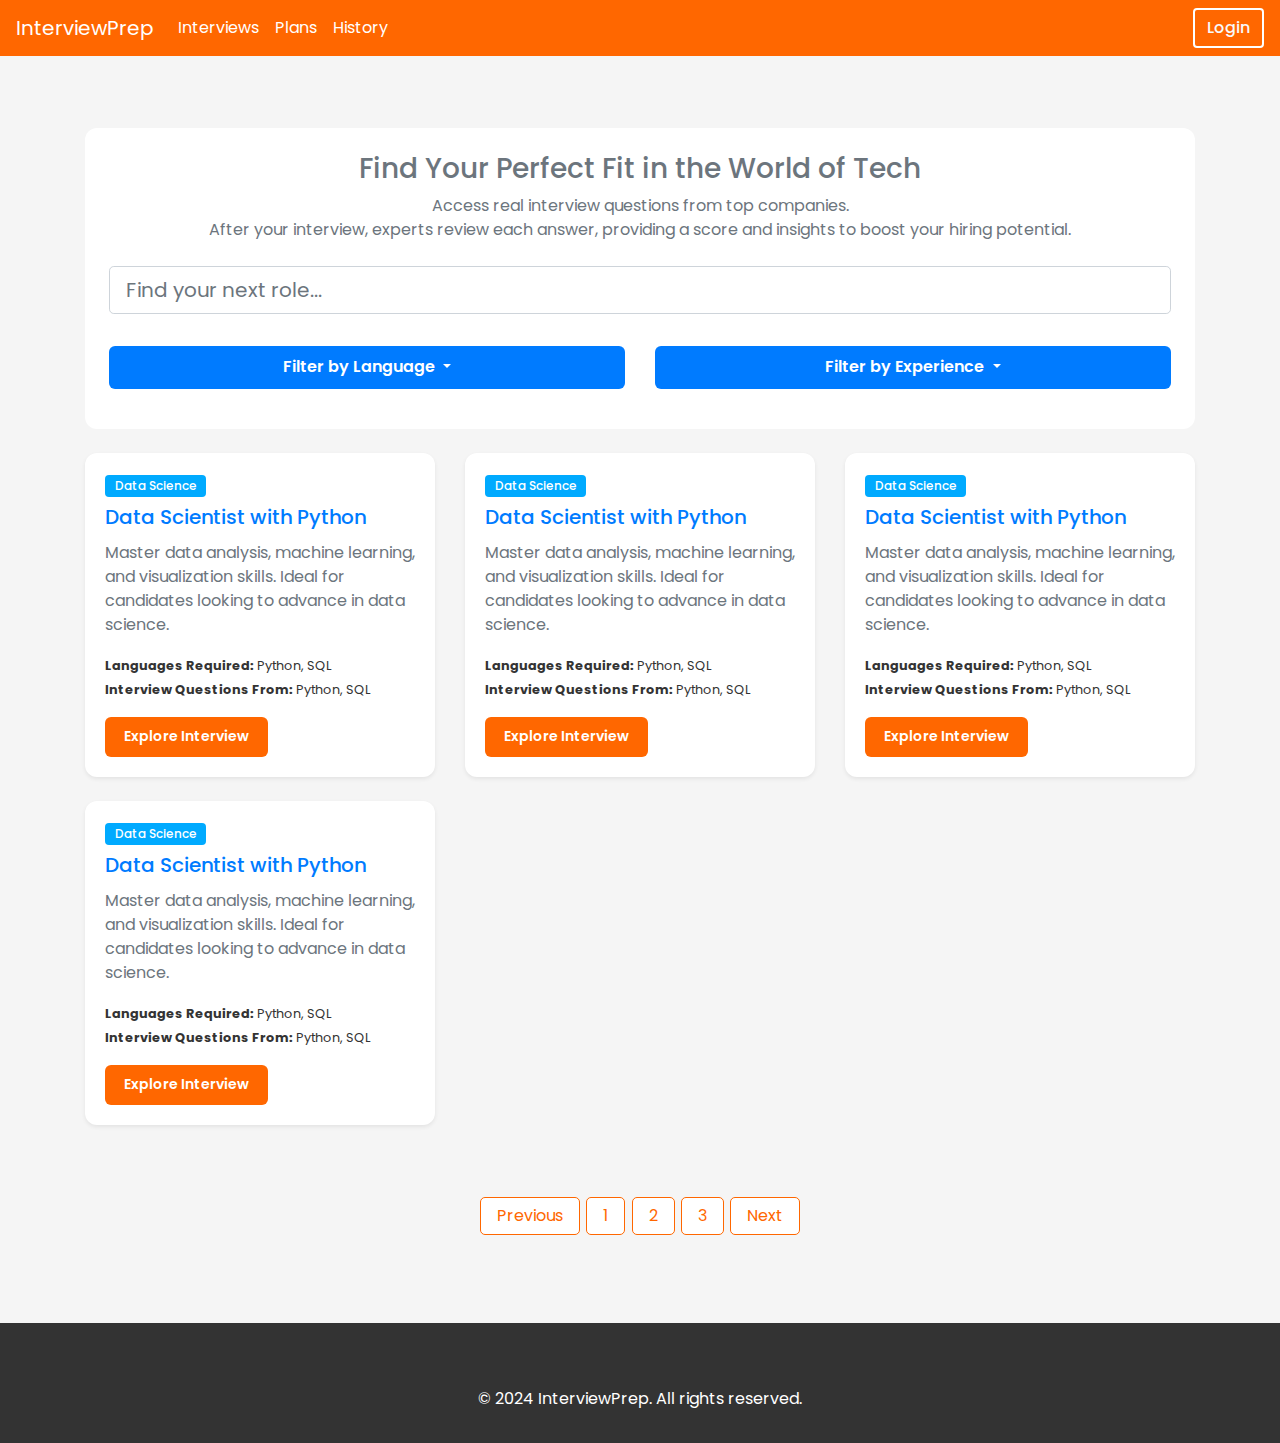
<file: index.html>
<!DOCTYPE html>
<html lang="en">
<head>
    <meta charset="UTF-8">
    <meta name="viewport" content="width=device-width, initial-scale=1.0">
    <title>Find Your Ideal Technical Role - InterviewPrep</title>
    <link rel="stylesheet" href="https://stackpath.bootstrapcdn.com/bootstrap/4.5.2/css/bootstrap.min.css">
    <link href="https://fonts.googleapis.com/css2?family=Poppins:wght@400;500;600&display=swap" rel="stylesheet">
    <link rel="stylesheet" href="main.css"> <!-- Link to external CSS file -->

    <style>
        .interviews-left {
            font-size: 1.1rem;
            font-weight: bold;
            color: #fff;
            
        }

        @media(min-width:991px) {
            .interviews-left {
                align-items: center;
        justify-content: center;
        display: flex;
        margin-left: 15px;
            }
        }
    </style>
</head>
<body>

<!-- Navbar -->
<nav class="navbar navbar-expand-lg navbar-dark bg-primary">
    <a class="navbar-brand" href="#">InterviewPrep</a>
    <button class="navbar-toggler" type="button" data-toggle="collapse" data-target="#navbarNav">
        <span class="navbar-toggler-icon"></span>
    </button>
    <div class="collapse navbar-collapse" id="navbarNav">
        <ul class="navbar-nav mr-auto">
            <li class="nav-item active"><a class="nav-link" href="index.html">Interviews</a></li>
            <li class="nav-item"><a class="nav-link" href="plans.html">Plans</a></li>
            <li class="nav-item"><a class="nav-link" href="history.html">History</a></li>
            <li class="nav-item dropdown d-none" id="accountDropdown">
                <a class="nav-link dropdown-toggle" href="#" id="accountMenu" role="button" data-toggle="dropdown" aria-haspopup="true" aria-expanded="false">
                    Account
                </a>
                <div class="dropdown-menu dropdown-menu-right" aria-labelledby="accountMenu">
                    <a class="dropdown-item" href="settings.html">Settings</a>
                    <a class="dropdown-item" href="#">Logout</a>
                </div>
            </li>
        </ul>
        <ul class="navbar-nav ml-auto">
            <!-- Dynamic Sections -->
            
            <li class="nav-item" id="loginButton">
                <a class="btn btn-outline-light" href="#" data-toggle="modal" data-target="#loginModal">Login</a>
            </li>

            <span id="interviewsLeft" class="interviews-left d-none">Interviews Left: 3</span>
        </ul>
    </div>
</nav>

<!-- Main Content Section with Centering and Spacing -->
<div class="container my-5 py-4">
    <div class="card p-4 mb-4 no-hover">
    <h3 class="text-center mb-2 text-secondary">Find Your Perfect Fit in the World of Tech</h3>
    <p class="text-center text-muted mb-4" style="font-size: 1rem;">
        Access real interview questions from top companies. <br>After your interview, experts review each answer, providing a score and insights to boost your hiring potential.
    </p>

    <!-- Search Bar with Typing Effect -->
    <div class="row mb-4">
        <div class="col-md-12">
            <input type="text" id="searchInput" class="form-control form-control-lg" placeholder="Find your next role...">
        </div>
    </div>

    <!-- Selected Filters Display -->
    <div class="row">
        <div class="col-12">
            <div id="selectedLanguages" class="mb-2"></div>
            <div id="selectedExperience" class="mb-2"></div>
        </div>
    </div>


    <!-- Filter Options with Dropdowns -->
    <div class="row">
        <!-- Language Filter Dropdown with Selected Options Displayed -->
        <div class="col-md-6 mb-3">
            <div class="dropdown">
                <button class="btn btn-secondary dropdown-toggle w-100" type="button" id="languageDropdown" data-toggle="dropdown" aria-haspopup="true" aria-expanded="false">
                    Filter by Language
                </button>
                <div class="dropdown-menu w-100 p-3" aria-labelledby="languageDropdown">
                    <div class="form-check">
                        <input class="form-check-input lang-checkbox" type="checkbox" value="Python" id="langPython">
                        <label class="form-check-label" for="langPython">Python</label>
                    </div>
                    <div class="form-check">
                        <input class="form-check-input lang-checkbox" type="checkbox" value="JavaScript" id="langJavaScript">
                        <label class="form-check-label" for="langJavaScript">JavaScript</label>
                    </div>
                    <div class="form-check">
                        <input class="form-check-input lang-checkbox" type="checkbox" value="Java" id="langJava">
                        <label class="form-check-label" for="langJava">Java</label>
                    </div>
                    <div class="form-check">
                        <input class="form-check-input lang-checkbox" type="checkbox" value="C#" id="langCSharp">
                        <label class="form-check-label" for="langCSharp">C#</label>
                    </div>
                    <div class="form-check">
                        <input class="form-check-input lang-checkbox" type="checkbox" value="Ruby" id="langRuby">
                        <label class="form-check-label" for="langRuby">Ruby</label>
                    </div>
                </div>
            </div>
        </div>
        

        <!-- Experience Filter Dropdown with Selected Options Displayed -->
        <div class="col-md-6 mb-3">
            <div class="dropdown">
                <button class="btn btn-secondary dropdown-toggle w-100" type="button" id="experienceDropdown" data-toggle="dropdown" aria-haspopup="true" aria-expanded="false">
                    Filter by Experience
                </button>
                <div class="dropdown-menu w-100 p-3" aria-labelledby="experienceDropdown">
                    <div class="form-check">
                        <input class="form-check-input exp-checkbox" type="checkbox" value="Junior" id="expJunior">
                        <label class="form-check-label" for="expJunior">Junior</label>
                    </div>
                    <div class="form-check">
                        <input class="form-check-input exp-checkbox" type="checkbox" value="Mid-Level" id="expMidLevel">
                        <label class="form-check-label" for="expMidLevel">Mid-Level</label>
                    </div>
                    <div class="form-check">
                        <input class="form-check-input exp-checkbox" type="checkbox" value="Senior" id="expSenior">
                        <label class="form-check-label" for="expSenior">Senior</label>
                    </div>
                </div>
            </div>
        </div>
    </div>
</div >

    <!-- Role Cards Section -->
    <div class="row mb-5">
        <!-- Sample Card -->
        <div class="col-md-4">
            <div class="card mb-4 shadow-sm">
                <div class="card-body">
                    <span class="badge badge-info mb-2">Data Science</span>
                    <h5 class="card-title text-primary">Data Scientist with Python</h5>
                    <p class="card-text text-muted">Master data analysis, machine learning, and visualization skills. Ideal for candidates looking to advance in data science.</p>
                    <p class="card-text mb-0"><small><strong>Languages Required:</strong> Python, SQL</small></p>
                    <p class="card-text"><small><strong>Interview Questions From:</strong> Python, SQL</small></p>
                    <a href="project-details.html" class="btn btn-primary btn-sm">Explore Interview</a>
                </div>
            </div>
        </div>
        <div class="col-md-4">
            <div class="card mb-4 shadow-sm">
                <div class="card-body">
                    <span class="badge badge-info mb-2">Data Science</span>
                    <h5 class="card-title text-primary">Data Scientist with Python</h5>
                    <p class="card-text text-muted">Master data analysis, machine learning, and visualization skills. Ideal for candidates looking to advance in data science.</p>
                    <p class="card-text mb-0"><small><strong>Languages Required:</strong> Python, SQL</small></p>
                    <p class="card-text"><small><strong>Interview Questions From:</strong> Python, SQL</small></p>
                    <a href="project-details.html" class="btn btn-primary btn-sm">Explore Interview</a>
                </div>
            </div>
        </div>
        <div class="col-md-4">
            <div class="card mb-4 shadow-sm">
                <div class="card-body">
                    <span class="badge badge-info mb-2">Data Science</span>
                    <h5 class="card-title text-primary">Data Scientist with Python</h5>
                    <p class="card-text text-muted">Master data analysis, machine learning, and visualization skills. Ideal for candidates looking to advance in data science.</p>
                    <p class="card-text mb-0"><small><strong>Languages Required:</strong> Python, SQL</small></p>
                    <p class="card-text"><small><strong>Interview Questions From:</strong> Python, SQL</small></p>
                    <a href="project-details.html" class="btn btn-primary btn-sm">Explore Interview</a>
                </div>
            </div>
        </div>
        <div class="col-md-4">
            <div class="card mb-4 shadow-sm">
                <div class="card-body">
                    <span class="badge badge-info mb-2">Data Science</span>
                    <h5 class="card-title text-primary">Data Scientist with Python</h5>
                    <p class="card-text text-muted">Master data analysis, machine learning, and visualization skills. Ideal for candidates looking to advance in data science.</p>
                    <p class="card-text mb-0"><small><strong>Languages Required:</strong> Python, SQL</small></p>
                    <p class="card-text"><small><strong>Interview Questions From:</strong> Python, SQL</small></p>
                    <a href="project-details.html" class="btn btn-primary btn-sm">Explore Interview</a>
                </div>
            </div>
        </div>
        <!-- Additional cards as needed -->
    </div>

    <!-- Pagination -->
    <nav aria-label="Page navigation">
        <ul class="pagination justify-content-center">
            <li class="page-item"><a class="page-link" href="#">Previous</a></li>
            <li class="page-item"><a class="page-link" href="#">1</a></li>
            <li class="page-item"><a class="page-link" href="#">2</a></li>
            <li class="page-item"><a class="page-link" href="#">3</a></li>
            <li class="page-item"><a class="page-link" href="#">Next</a></li>
        </ul>
    </nav>
</div>

<!-- Login Modal -->
<div class="modal fade" id="loginModal" tabindex="-1" role="dialog" aria-labelledby="loginModalLabel" aria-hidden="true">
    <div class="modal-dialog modal-dialog-centered" role="document">
        <div class="modal-content">
            <div class="modal-header">
                <h5 class="modal-title" id="loginModalLabel">Login</h5>
                <button type="button" class="close" data-dismiss="modal" aria-label="Close">
                    <span aria-hidden="true">&times;</span>
                </button>
            </div>
            <div class="modal-body">
                <form id="loginForm">
                    <div class="form-group">
                        <label for="email">Email address</label>
                        <input type="email" class="form-control" id="email" placeholder="Enter email" required>
                    </div>
                    <div class="form-group">
                        <label for="password">Password</label>
                        <input type="password" class="form-control" id="password" placeholder="Password" required>
                    </div>
                    <button type="submit" class="btn btn-primary btn-block">Login</button>
                </form>
                <div class="text-center mt-3">
                    <button class="btn btn-danger btn-block">Login with Google</button>
                </div>
            </div>
        </div>
    </div>
</div>

<!-- Footer -->
<footer>
    <p class="text-center mt-5">&copy; 2024 InterviewPrep. All rights reserved.</p>
</footer>

<script src="https://code.jquery.com/jquery-3.5.1.min.js"></script>
<script src="https://stackpath.bootstrapcdn.com/bootstrap/4.5.2/js/bootstrap.bundle.min.js"></script>

<script>
    const selectedLanguages = document.getElementById("selectedLanguages");
    const selectedExperience = document.getElementById("selectedExperience");

    function updateSelections(className, container, label) {
        const selectedOptions = Array.from(document.querySelectorAll(className))
            .filter(checkbox => checkbox.checked)
            .map(checkbox => checkbox.value);
        
        container.innerHTML = selectedOptions.length ? `<strong>${label}</strong> ` : "";
        
        selectedOptions.forEach(option => {
            const badge = document.createElement("span");
            badge.className = "badge badge-primary mr-1";
            badge.innerHTML = `${option} <span class="ml-1" style="cursor:pointer;" onclick="removeFilter('${option}', '${className}')">&times;</span>`;
            container.appendChild(badge);
        });
    }

    function removeFilter(value, className) {
        const checkbox = Array.from(document.querySelectorAll(className)).find(cb => cb.value === value);
        if (checkbox) checkbox.checked = false;
        updateSelections(className, className.includes("lang") ? selectedLanguages : selectedExperience, className.includes("lang") ? "Languages:" : "Experience:");
    }

    document.querySelectorAll(".lang-checkbox").forEach(checkbox => {
        checkbox.addEventListener("change", () => updateSelections(".lang-checkbox", selectedLanguages, "Languages:"));
    });

    document.querySelectorAll(".exp-checkbox").forEach(checkbox => {
        checkbox.addEventListener("change", () => updateSelections(".exp-checkbox", selectedExperience, "Experience:"));
    });
</script>

<script>
    document.getElementById("loginForm").addEventListener("submit", function (event) {
        event.preventDefault();

        // Simulate login success
        document.getElementById("loginButton").classList.add("d-none");
        document.getElementById("accountDropdown").classList.remove("d-none");
        document.getElementById("interviewsLeft").classList.remove("d-none");

        // Close the modal
        $("#loginModal").modal("hide");
    });
</script>

</body>
</html>
</file>
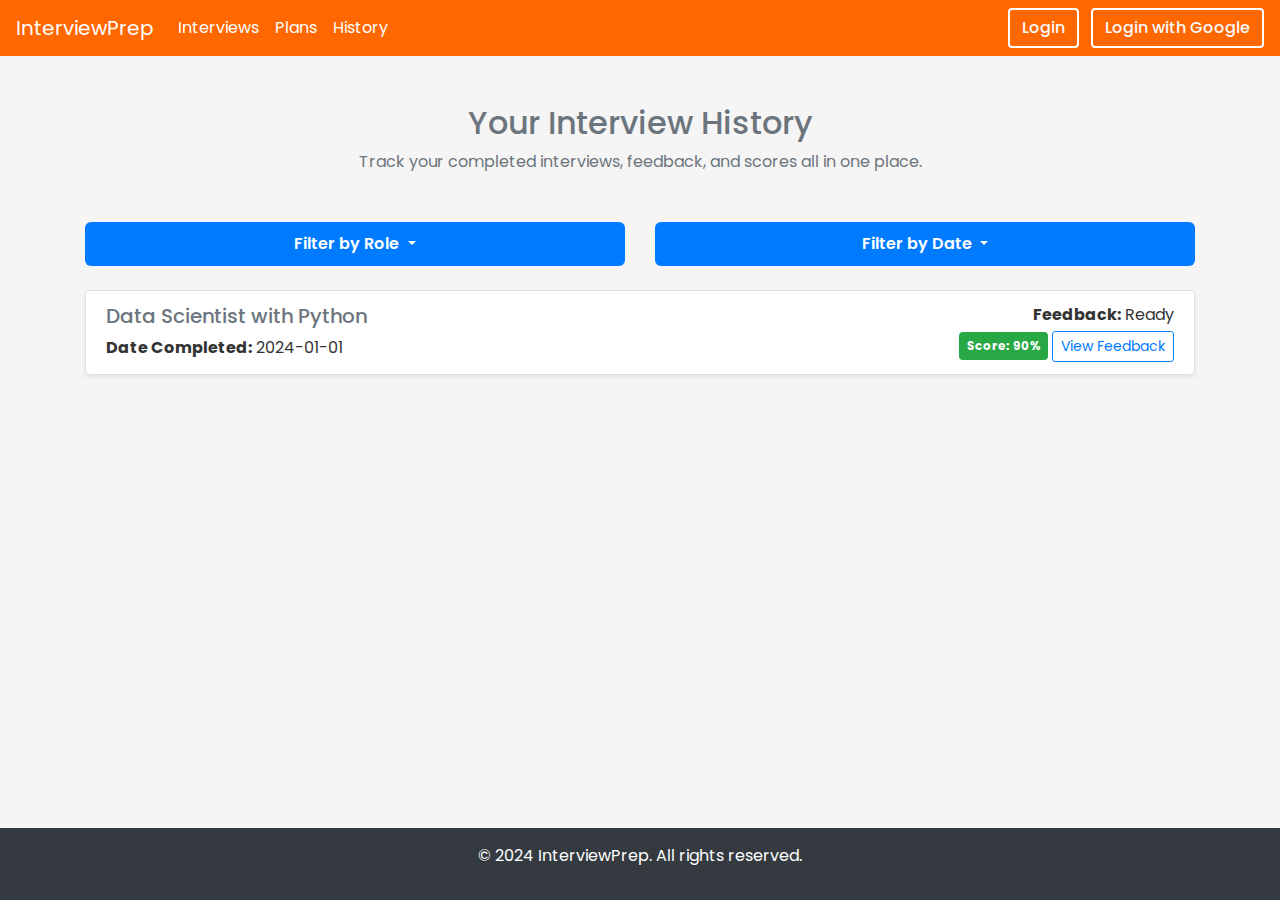
<file: history.html>
<!DOCTYPE html>
<html lang="en">
<head>
    <meta charset="UTF-8">
    <meta name="viewport" content="width=device-width, initial-scale=1.0">
    <title>Interview History - InterviewPrep</title>
    <link rel="stylesheet" href="https://stackpath.bootstrapcdn.com/bootstrap/4.5.2/css/bootstrap.min.css">
    <link href="https://fonts.googleapis.com/css2?family=Poppins:wght@400;500;600&display=swap" rel="stylesheet">
    <link rel="stylesheet" href="main.css"> <!-- Link to external CSS file -->
</head>
<body>

<!-- Navbar -->
<nav class="navbar navbar-expand-lg navbar-dark">
    <a class="navbar-brand" href="#">InterviewPrep</a>
    <button class="navbar-toggler" type="button" data-toggle="collapse" data-target="#navbarNav">
        <span class="navbar-toggler-icon"></span>
    </button>
    <div class="collapse navbar-collapse" id="navbarNav">
        <ul class="navbar-nav mr-auto">
            <li class="nav-item"><a class="nav-link" href="index.html">Interviews</a></li>
            <li class="nav-item"><a class="nav-link" href="plans.html">Plans</a></li>
            <li class="nav-item active"><a class="nav-link" href="history.html">History</a></li>
        </ul>
        <ul class="navbar-nav ml-auto">
            <li class="nav-item">
                <a class="btn btn-outline-light mx-2" href="login.html">Login</a>
                <a class="btn btn-outline-light" href="#">Login with Google</a>
            </li>
        </ul>
    </div>
</nav>

<!-- Main Content -->
<div class="container my-5">
    <div class="text-center mb-4">
        <h2 class="text-primary text-secondary">Your Interview History</h2>
        <p class="text-muted">Track your completed interviews, feedback, and scores all in one place.</p>
    </div>

    <!-- Selected Filters Display -->
    <div class="row mb-3">
        <div class="col-12">
            <div id="selectedRoleFilters" class="mb-2"></div>
            <div id="selectedDateFilters" class="mb-2"></div>
        </div>
    </div>

    <!-- Filters Section -->
    <div class="row mb-4">
        <div class="col-md-6">
            <div class="dropdown">
                <button class="btn btn-secondary dropdown-toggle w-100" type="button" id="roleDropdown" data-toggle="dropdown" aria-haspopup="true" aria-expanded="false">
                    Filter by Role
                </button>
                <div class="dropdown-menu w-100 p-3" aria-labelledby="roleDropdown">
                    <div class="form-check">
                        <input class="form-check-input filter-checkbox role-checkbox" type="checkbox" value="Data Scientist" id="roleDataScientist">
                        <label class="form-check-label" for="roleDataScientist">Data Scientist</label>
                    </div>
                    <div class="form-check">
                        <input class="form-check-input filter-checkbox role-checkbox" type="checkbox" value="Backend Developer" id="roleBackend">
                        <label class="form-check-label" for="roleBackend">Backend Developer</label>
                    </div>
                    <div class="form-check">
                        <input class="form-check-input filter-checkbox role-checkbox" type="checkbox" value="Frontend Developer" id="roleFrontend">
                        <label class="form-check-label" for="roleFrontend">Frontend Developer</label>
                    </div>
                </div>
            </div>
        </div>
        <div class="col-md-6">
            <div class="dropdown">
                <button class="btn btn-secondary dropdown-toggle w-100" type="button" id="dateDropdown" data-toggle="dropdown" aria-haspopup="true" aria-expanded="false">
                    Filter by Date
                </button>
                <div class="dropdown-menu w-100 p-3" aria-labelledby="dateDropdown">
                    <div class="form-check">
                        <input class="form-check-input filter-checkbox date-checkbox" type="checkbox" value="Last Week" id="dateLastWeek">
                        <label class="form-check-label" for="dateLastWeek">Last Week</label>
                    </div>
                    <div class="form-check">
                        <input class="form-check-input filter-checkbox date-checkbox" type="checkbox" value="Last Month" id="dateLastMonth">
                        <label class="form-check-label" for="dateLastMonth">Last Month</label>
                    </div>
                    <div class="form-check">
                        <input class="form-check-input filter-checkbox date-checkbox" type="checkbox" value="Last Year" id="dateLastYear">
                        <label class="form-check-label" for="dateLastYear">Last Year</label>
                    </div>
                </div>
            </div>
        </div>
    </div>

    <!-- History List -->
    <div class="list-group shadow-sm">
        <div class="list-group-item d-flex justify-content-between align-items-center flex-wrap">
            <div>
                <h5 class="text-secondary">Data Scientist with Python</h5>
                <p class="mb-0"><strong>Date Completed:</strong> 2024-01-01</p>
            </div>
            <div class="text-right">
                <p class="mb-1"><strong>Feedback:</strong> Ready</p>
                <span class="badge badge-success p-2">Score: 90%</span>
                <a href="interview_feedback.html" class="btn btn-outline-primary btn-sm">View Feedback</a>
            </div>
        </div>
    </div>
</div>

<!-- Footer -->
<footer class="bg-dark text-white text-center py-3">
    <p>&copy; 2024 InterviewPrep. All rights reserved.</p>
</footer>

<script src="https://code.jquery.com/jquery-3.5.1.slim.min.js"></script>
<script src="https://cdn.jsdelivr.net/npm/bootstrap@4.5.2/dist/js/bootstrap.bundle.min.js"></script>
<script>
    function updateSelectedFilters() {
        const roleFiltersContainer = document.getElementById("selectedRoleFilters");
        const dateFiltersContainer = document.getElementById("selectedDateFilters");

        const selectedRoles = Array.from(document.querySelectorAll(".role-checkbox:checked")).map(cb => cb.value);
        const selectedDates = Array.from(document.querySelectorAll(".date-checkbox:checked")).map(cb => cb.value);

        // Update Role Filters
        roleFiltersContainer.innerHTML = selectedRoles.length
            ? `<strong>Role:</strong> ${selectedRoles.map(role => `
                <span class="badge badge-primary mr-2">${role}
                    <span class="ml-1" style="cursor:pointer;" onclick="removeFilter('${role}', 'role-checkbox')">&times;</span>
                </span>`).join("")}`
            : "";

        // Update Date Filters
        dateFiltersContainer.innerHTML = selectedDates.length
            ? `<strong>Dates:</strong> ${selectedDates.map(date => `
                <span class="badge badge-primary mr-2">${date}
                    <span class="ml-1" style="cursor:pointer;" onclick="removeFilter('${date}', 'date-checkbox')">&times;</span>
                </span>`).join("")}`
            : "";
    }

    function removeFilter(value, className) {
        const checkbox = Array.from(document.querySelectorAll(`.${className}`)).find(cb => cb.value === value);
        if (checkbox) checkbox.checked = false;
        updateSelectedFilters();
    }

    document.querySelectorAll(".filter-checkbox").forEach(checkbox => {
        checkbox.addEventListener("change", updateSelectedFilters);
    });
</script>
</body>
</html>
</file>
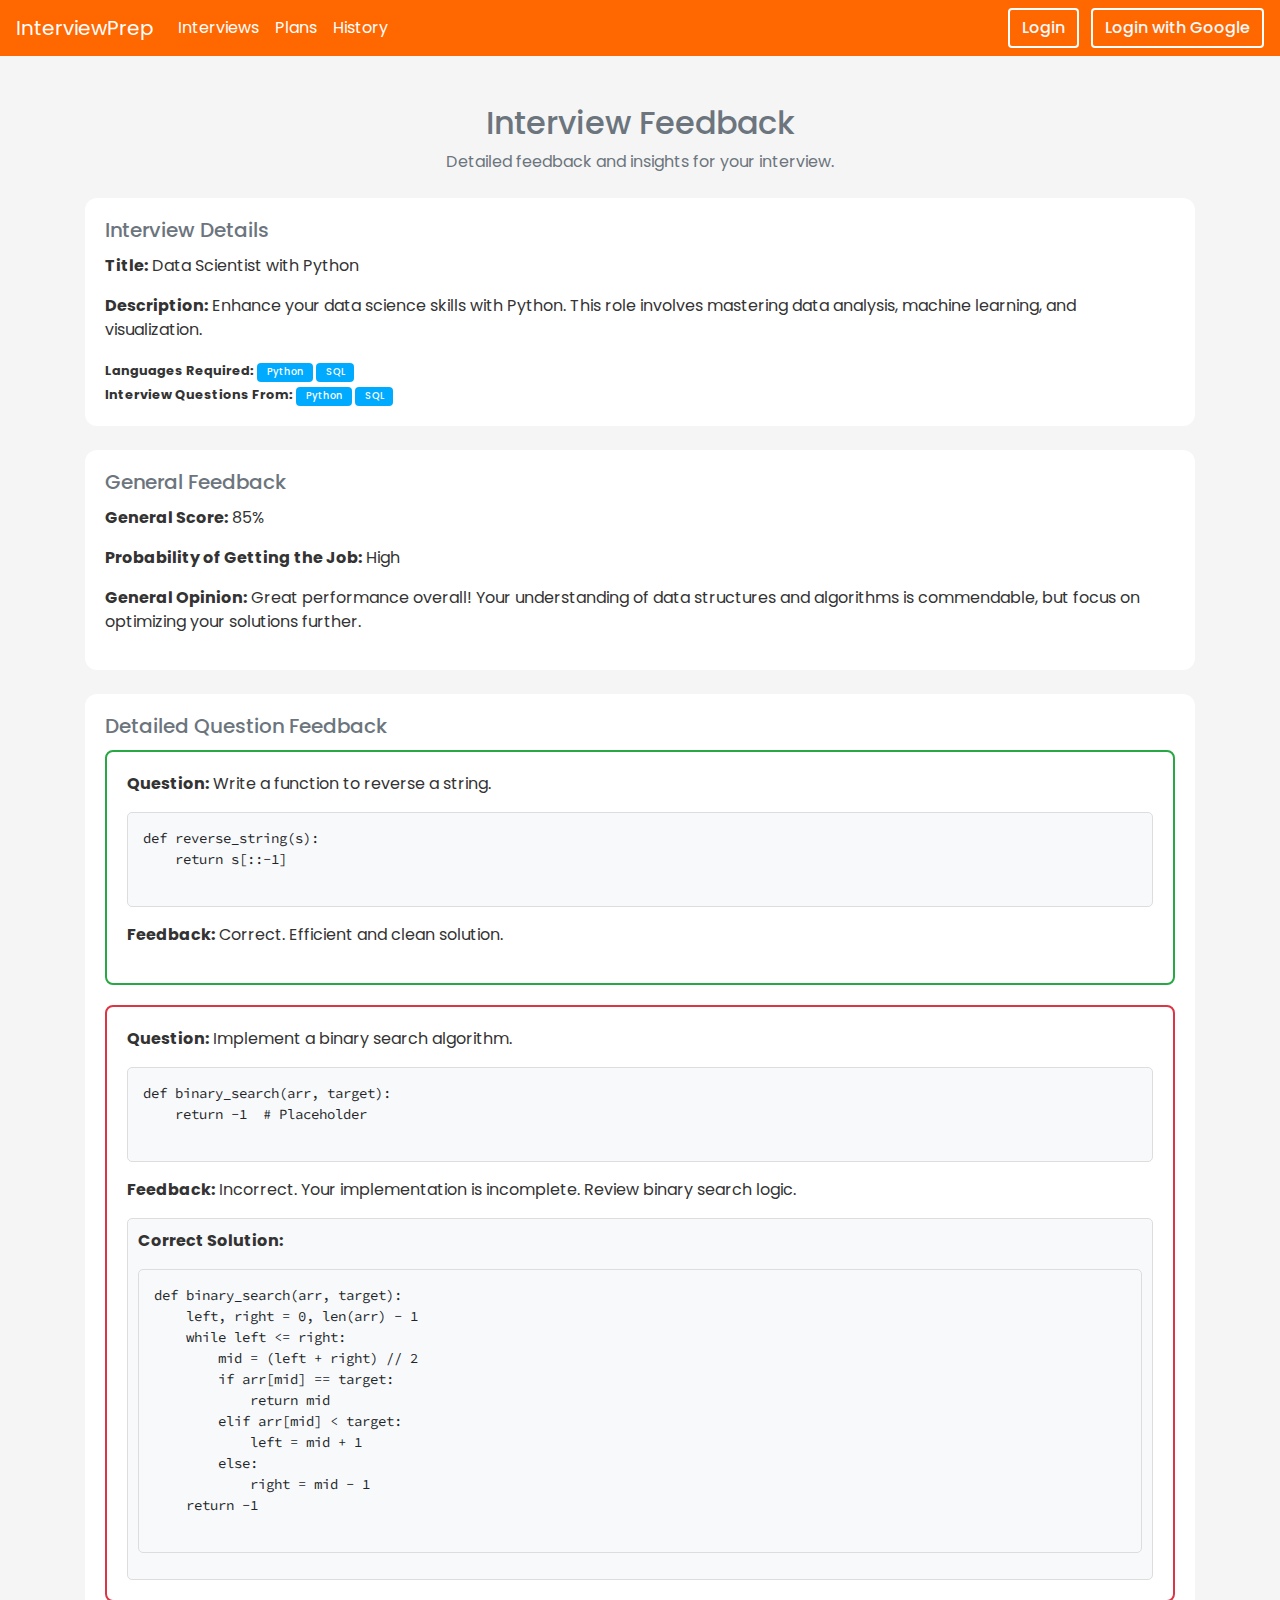
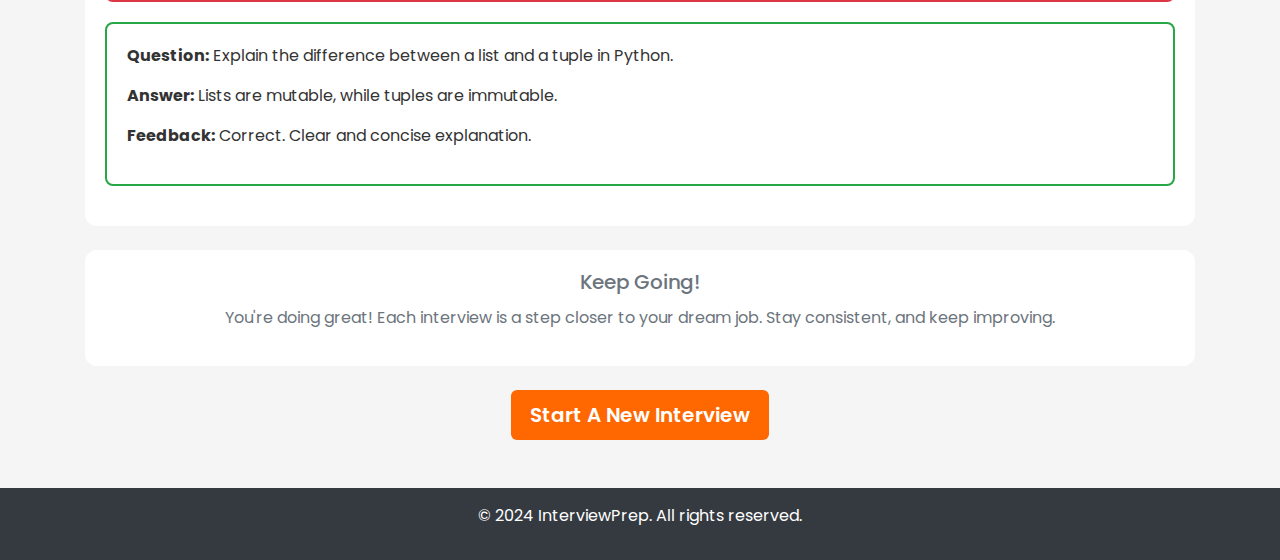
<file: interview_feedback.html>
<!DOCTYPE html>
<html lang="en">
<head>
    <meta charset="UTF-8">
    <meta name="viewport" content="width=device-width, initial-scale=1.0">
    <title>Interview Feedback - InterviewPrep</title>
    <link rel="stylesheet" href="https://stackpath.bootstrapcdn.com/bootstrap/4.5.2/css/bootstrap.min.css">
    <link href="https://fonts.googleapis.com/css2?family=Poppins:wght@400;500;600&family=Source+Code+Pro:wght@400;600&display=swap" rel="stylesheet">
    <link rel="stylesheet" href="main.css"> <!-- Link to external CSS file -->
    <style>
        pre {
            font-family: 'Source Code Pro', monospace;
            white-space: pre-wrap;
            word-wrap: break-word;
            background-color: #f8f9fa;
            padding: 15px;
            border-radius: 5px;
            border: 1px solid #ddd;
        }
        .question-section {
            padding: 20px;
            border-radius: 8px;
            margin-bottom: 20px;
        }
        .question-section.correct {
            border: 2px solid #28a745;
        }
        .question-section.incorrect {
            border: 2px solid #dc3545;
        }
        .correct-solution {
            margin-top: 15px;
            background-color: #f8f9fa;
            border: 1px solid #ddd;
            padding: 10px;
            border-radius: 5px;
        }
    </style>
</head>
<body>

<!-- Navbar -->
<nav class="navbar navbar-expand-lg navbar-dark bg-primary">
    <a class="navbar-brand" href="#">InterviewPrep</a>
    <button class="navbar-toggler" type="button" data-toggle="collapse" data-target="#navbarNav">
        <span class="navbar-toggler-icon"></span>
    </button>
    <div class="collapse navbar-collapse" id="navbarNav">
        <ul class="navbar-nav mr-auto">
            <li class="nav-item"><a class="nav-link" href="index.html">Interviews</a></li>
            <li class="nav-item"><a class="nav-link" href="plans.html">Plans</a></li>
            <li class="nav-item"><a class="nav-link active" href="history.html">History</a></li>
        </ul>
        <ul class="navbar-nav ml-auto">
            <li class="nav-item">
                <a class="btn btn-outline-light mx-2" href="login.html">Login</a>
                <a class="btn btn-outline-light" href="#">Login with Google</a>
            </li>
        </ul>
    </div>
</nav>

<!-- Main Content -->
<div class="container my-5">
    <div class="text-center mb-4">
        <h2 class="text-primary text-secondary">Interview Feedback</h2>
        <p class="text-muted">Detailed feedback and insights for your interview.</p>
    </div>

    <!-- Interview Information -->
    <div class="card shadow-sm mb-4 no-hover">
        <div class="card-body">
            <h5 class="card-title text-secondary">Interview Details</h5>
            <p><strong>Title:</strong> Data Scientist with Python</p>
            <p><strong>Description:</strong> Enhance your data science skills with Python. This role involves mastering data analysis, machine learning, and visualization.</p>
            <p class="card-text mb-0"><small><strong>Languages Required:</strong> <span class="badge badge-info">Python</span> <span class="badge badge-info">SQL</span></small></p>
            <p class="card-text"><small><strong>Interview Questions From:</strong> <span class="badge badge-info">Python</span> <span class="badge badge-info">SQL</span></small></p>
        </div>
    </div>

    <!-- General Feedback Section -->
    <div class="card shadow-sm mb-4 no-hover">
        <div class="card-body">
            <h5 class="card-title text-secondary">General Feedback</h5>
            <p><strong>General Score:</strong> 85%</p>
            <p><strong>Probability of Getting the Job:</strong> High</p>
            <p><strong>General Opinion:</strong> Great performance overall! Your understanding of data structures and algorithms is commendable, but focus on optimizing your solutions further.</p>
        </div>
    </div>

    <!-- Detailed Questions Feedback -->
    <div class="card shadow-sm mb-4 no-hover">
        <div class="card-body">
            <h5 class="card-title text-secondary">Detailed Question Feedback</h5>

            <!-- Question 1 -->
            <div class="question-section correct">
                <p><strong>Question:</strong> Write a function to reverse a string.</p>
                <pre>
def reverse_string(s):
    return s[::-1]
                </pre>
                <p><strong>Feedback:</strong> Correct. Efficient and clean solution.</p>
            </div>

            <!-- Question 2 -->
            <div class="question-section incorrect">
                <p><strong>Question:</strong> Implement a binary search algorithm.</p>
                <pre>
def binary_search(arr, target):
    return -1  # Placeholder
                </pre>
                <p><strong>Feedback:</strong> Incorrect. Your implementation is incomplete. Review binary search logic.</p>
                <div class="correct-solution">
                    <p><strong>Correct Solution:</strong></p>
                    <pre>
def binary_search(arr, target):
    left, right = 0, len(arr) - 1
    while left <= right:
        mid = (left + right) // 2
        if arr[mid] == target:
            return mid
        elif arr[mid] < target:
            left = mid + 1
        else:
            right = mid - 1
    return -1
                    </pre>
                </div>
            </div>

            <!-- Question 3 -->
            <div class="question-section correct">
                <p><strong>Question:</strong> Explain the difference between a list and a tuple in Python.</p>
                <p><strong>Answer:</strong> Lists are mutable, while tuples are immutable.</p>
                <p><strong>Feedback:</strong> Correct. Clear and concise explanation.</p>
            </div>
        </div>
    </div>

    <!-- Motivational Message -->
    <div class="card shadow-sm mb-4 no-hover">
        <div class="card-body text-center">
            <h5 class="card-title text-secondary">Keep Going!</h5>
            <p class="text-muted">You're doing great! Each interview is a step closer to your dream job. Stay consistent, and keep improving.</p>
        </div>
    </div>

    <div class="mt-4 text-center">
        <a href="index.html" class="btn btn-primary btn-lg">Start A New Interview</a>
    </div>
</div>

<!-- Footer -->
<footer class="bg-dark text-white text-center py-3">
    <p>&copy; 2024 InterviewPrep. All rights reserved.</p>
</footer>

<script src="https://code.jquery.com/jquery-3.5.1.slim.min.js"></script>
<script src="https://cdn.jsdelivr.net/npm/bootstrap@4.5.2/dist/js/bootstrap.bundle.min.js"></script>
</body>
</html>
</file>
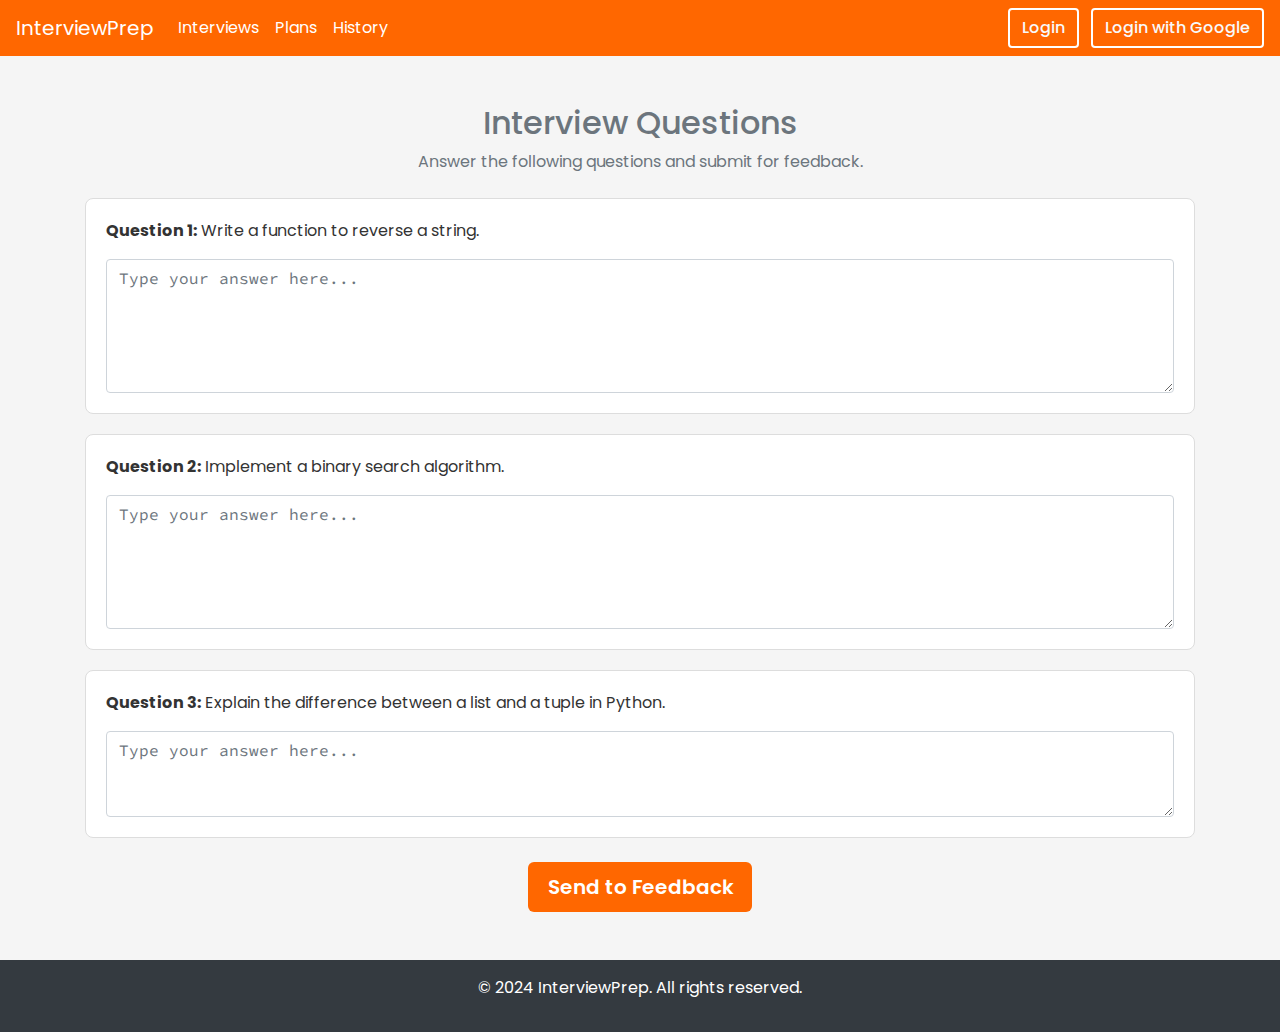
<file: interview_start.html>
<!DOCTYPE html>
<html lang="en">
<head>
    <meta charset="UTF-8">
    <meta name="viewport" content="width=device-width, initial-scale=1.0">
    <title>Interview Start - InterviewPrep</title>
    <link rel="stylesheet" href="https://stackpath.bootstrapcdn.com/bootstrap/4.5.2/css/bootstrap.min.css">
    <link href="https://fonts.googleapis.com/css2?family=Poppins:wght@400;500;600&family=Source+Code+Pro:wght@400;600&display=swap" rel="stylesheet">
    <link rel="stylesheet" href="main.css"> <!-- Link to external CSS file -->
    <style>
        pre, textarea {
            font-family: 'Source Code Pro', monospace;
            background-color: #f8f9fa;
            padding: 15px;
            border-radius: 5px;
            border: 1px solid #ddd;
        }
        .question-card {
            margin-bottom: 20px;
            padding: 20px;
            border-radius: 8px;
            border: 1px solid #ddd;
            background-color: #fff;
        }
    </style>
</head>
<body>

<!-- Navbar -->
<nav class="navbar navbar-expand-lg navbar-dark bg-primary">
    <a class="navbar-brand" href="#">InterviewPrep</a>
    <button class="navbar-toggler" type="button" data-toggle="collapse" data-target="#navbarNav">
        <span class="navbar-toggler-icon"></span>
    </button>
    <div class="collapse navbar-collapse" id="navbarNav">
        <ul class="navbar-nav mr-auto">
            <li class="nav-item"><a class="nav-link" href="index.html">Interviews</a></li>
            <li class="nav-item"><a class="nav-link" href="plans.html">Plans</a></li>
            <li class="nav-item"><a class="nav-link active" href="history.html">History</a></li>
        </ul>
        <ul class="navbar-nav ml-auto">
            <li class="nav-item">
                <a class="btn btn-outline-light mx-2" href="login.html">Login</a>
                <a class="btn btn-outline-light" href="#">Login with Google</a>
            </li>
        </ul>
    </div>
</nav>

<!-- Main Content -->
<div class="container my-5">
    <div class="text-center mb-4">
        <h2 class="text-primary text-secondary">Interview Questions</h2>
        <p class="text-muted">Answer the following questions and submit for feedback.</p>
    </div>

    <!-- Questions Section -->
    <div id="questions-container">
        <!-- Question 1 -->
        <div class="question-card">
            <p><strong>Question 1:</strong> Write a function to reverse a string.</p>
            <textarea class="form-control" rows="5" placeholder="Type your answer here..."></textarea>
        </div>

        <!-- Question 2 -->
        <div class="question-card">
            <p><strong>Question 2:</strong> Implement a binary search algorithm.</p>
            <textarea class="form-control" rows="5" placeholder="Type your answer here..."></textarea>
        </div>

        <!-- Question 3 -->
        <div class="question-card">
            <p><strong>Question 3:</strong> Explain the difference between a list and a tuple in Python.</p>
            <textarea class="form-control" rows="3" placeholder="Type your answer here..."></textarea>
        </div>
    </div>

    <!-- Submit Button -->
    <div class="text-center mt-4">
        <button class="btn btn-primary btn-lg" data-toggle="modal" data-target="#confirmationModal">Send to Feedback</button>
    </div>
</div>

<!-- Confirmation Modal -->
<div class="modal fade" id="confirmationModal" tabindex="-1" role="dialog" aria-labelledby="confirmationModalLabel" aria-hidden="true">
    <div class="modal-dialog modal-dialog-centered" role="document">
        <div class="modal-content">
            <div class="modal-header">
                <h5 class="modal-title" id="confirmationModalLabel">Submit Interview</h5>
                <button type="button" class="close" data-dismiss="modal" aria-label="Close">
                    <span aria-hidden="true">&times;</span>
                </button>
            </div>
            <div class="modal-body">
                Are you sure you want to submit this interview for feedback?
            </div>
            <div class="modal-footer">
                <button type="button" class="btn btn-secondary" data-dismiss="modal">No, Let Me Check Again</button>
                <button type="button" class="btn btn-primary">Yes, Send</button>
            </div>
        </div>
    </div>
</div>

<!-- Footer -->
<footer class="bg-dark text-white text-center py-3">
    <p>&copy; 2024 InterviewPrep. All rights reserved.</p>
</footer>

<script src="https://code.jquery.com/jquery-3.5.1.slim.min.js"></script>
<script src="https://cdn.jsdelivr.net/npm/bootstrap@4.5.2/dist/js/bootstrap.bundle.min.js"></script>
</body>
</html>
</file>
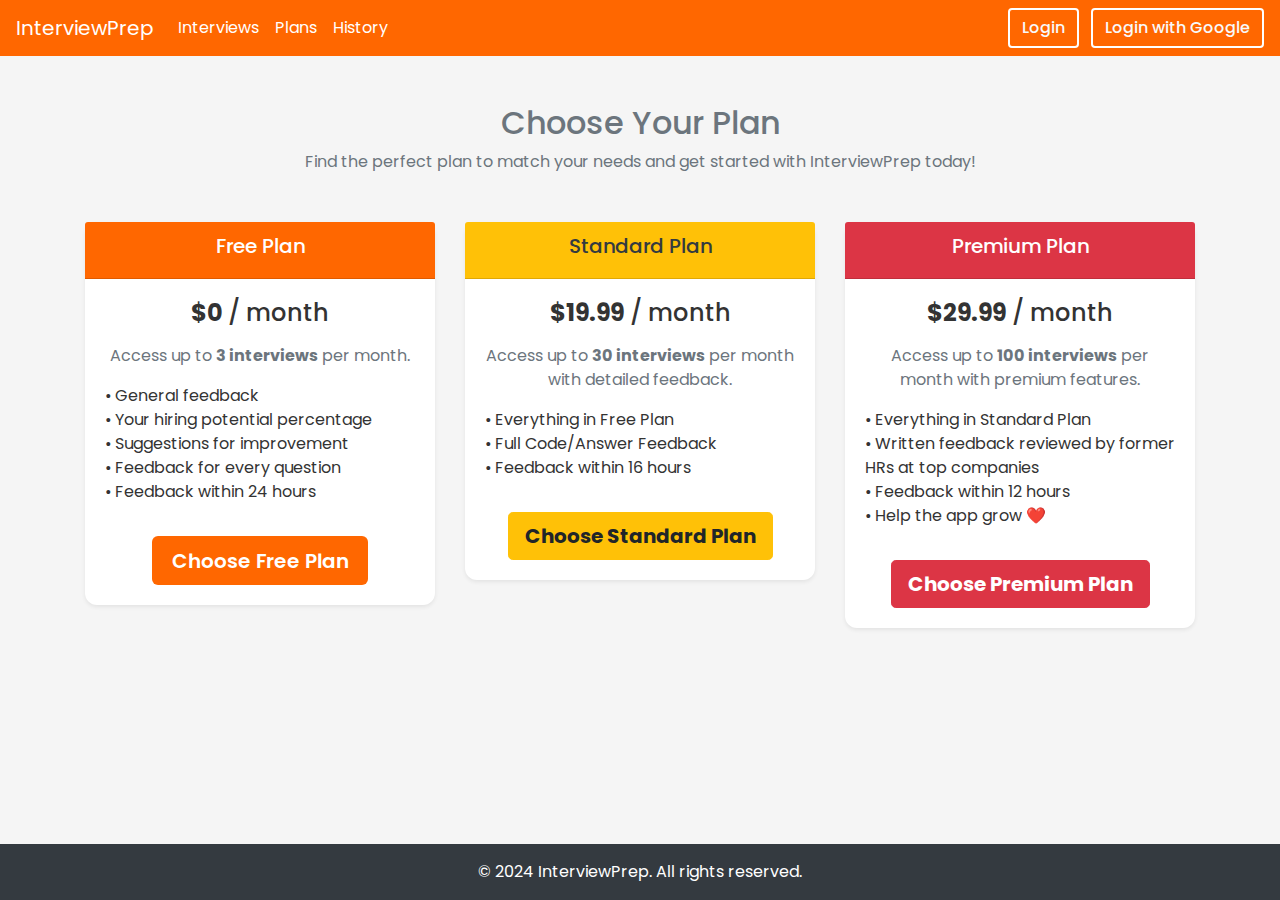
<file: plans.html>
<!DOCTYPE html>
<html lang="en">
<head>
    <meta charset="UTF-8">
    <meta name="viewport" content="width=device-width, initial-scale=1.0">
    <title>Plans - InterviewPrep</title>
    <link rel="stylesheet" href="https://stackpath.bootstrapcdn.com/bootstrap/4.5.2/css/bootstrap.min.css">
    <link href="https://fonts.googleapis.com/css2?family=Poppins:wght@400;500;600&display=swap" rel="stylesheet">
    <link rel="stylesheet" href="main.css"> <!-- Link to external CSS file -->
</head>
<body>

<!-- Navbar -->
<nav class="navbar navbar-expand-lg navbar-dark">
    <a class="navbar-brand" href="#">InterviewPrep</a>
    <button class="navbar-toggler" type="button" data-toggle="collapse" data-target="#navbarNav">
        <span class="navbar-toggler-icon"></span>
    </button>
    <div class="collapse navbar-collapse" id="navbarNav">
        <ul class="navbar-nav mr-auto">
            <li class="nav-item"><a class="nav-link" href="index.html">Interviews</a></li>
            <li class="nav-item active"><a class="nav-link" href="plans.html">Plans</a></li>
            <li class="nav-item"><a class="nav-link" href="history.html">History</a></li>
        </ul>
        <ul class="navbar-nav ml-auto">
            <li class="nav-item">
                <a class="btn btn-outline-light mx-2" href="login.html">Login</a>
                <a class="btn btn-outline-light" href="#">Login with Google</a>
            </li>
        </ul>
    </div>
</nav>

<!-- Plans Section -->
<div class="container my-5">
    <div class="text-center mb-5">
        <h2 class="text-primary text-secondary">Choose Your Plan</h2>
        <p class="text-muted ">Find the perfect plan to match your needs and get started with InterviewPrep today!</p>
    </div>

    <div class="row justify-content-center">
        <!-- Free Plan -->
        <div class="col-md-4 mb-4">
            <div class="card text-center shadow-sm border-0">
                <div class="card-header bg-primary text-white">
                    <h5>Free Plan</h5>
                </div>
                <div class="card-body">
                    <h4 class="mb-3"><strong>$0</strong> / month</h4>
                    <p class="text-muted">Access up to <strong>3 interviews</strong> per month.</p>
                    <ul class="list-unstyled text-left">
                        <li>• General feedback</li>
                        <li>• Your hiring potential percentage</li>
                        <li>• Suggestions for improvement</li>
                        <li>• Feedback for every question</li>
                        <li>• Feedback within 24 hours</li>
                    </ul>
                    <button class="btn btn-primary btn-lg mt-3">Choose Free Plan</button>
                </div>
            </div>
        </div>

        <!-- Standard Plan -->
        <div class="col-md-4 mb-4">
            <div class="card text-center shadow-sm border-0">
                <div class="card-header bg-warning text-dark">
                    <h5>Standard Plan</h5>
                </div>
                <div class="card-body">
                    <h4 class="mb-3"><strong>$19.99</strong> / month</h4>
                    <p class="text-muted">Access up to <strong>30 interviews</strong> per month with detailed feedback.</p>
                    <ul class="list-unstyled text-left">
                        <li>• Everything in Free Plan</li>
                        <li>• Full Code/Answer Feedback</li>
                        <li>• Feedback within 16 hours</li>
                    </ul>
                    <button class="btn btn-warning btn-lg mt-3 weight-bold">Choose Standard Plan</button>
                </div>
            </div>
        </div>

        <!-- Premium Plan -->
        <div class="col-md-4 mb-4">
            <div class="card text-center shadow-sm border-0">
                <div class="card-header bg-danger text-white">
                    <h5>Premium Plan</h5>
                </div>
                <div class="card-body">
                    <h4 class="mb-3"><strong>$29.99</strong> / month</h4>
                    <p class="text-muted">Access up to <strong>100 interviews</strong> per month with premium features.</p>
                    <ul class="list-unstyled text-left">
                        <li>• Everything in Standard Plan</li>
                        <li>• Written feedback reviewed by former HRs at top companies</li>
                        <li>• Feedback within 12 hours</li>
                        <li>• Help the app grow <span style="color: red;">❤️</span></li>
                    </ul>
                    <button class="btn btn-danger btn-lg mt-3 weight-bold">Choose Premium Plan</button>
                </div>
            </div>
        </div>
    </div>
</div>

<!-- Footer -->
<footer class="bg-dark text-white text-center py-3">
    <p class="mb-0">&copy; 2024 InterviewPrep. All rights reserved.</p>
</footer>

<script src="https://code.jquery.com/jquery-3.5.1.slim.min.js"></script>
<script src="https://cdn.jsdelivr.net/npm/bootstrap@4.5.2/dist/js/bootstrap.bundle.min.js"></script>
<script src="main.js"></script> <!-- Link to external JavaScript file -->
</body>
</html>
</file>
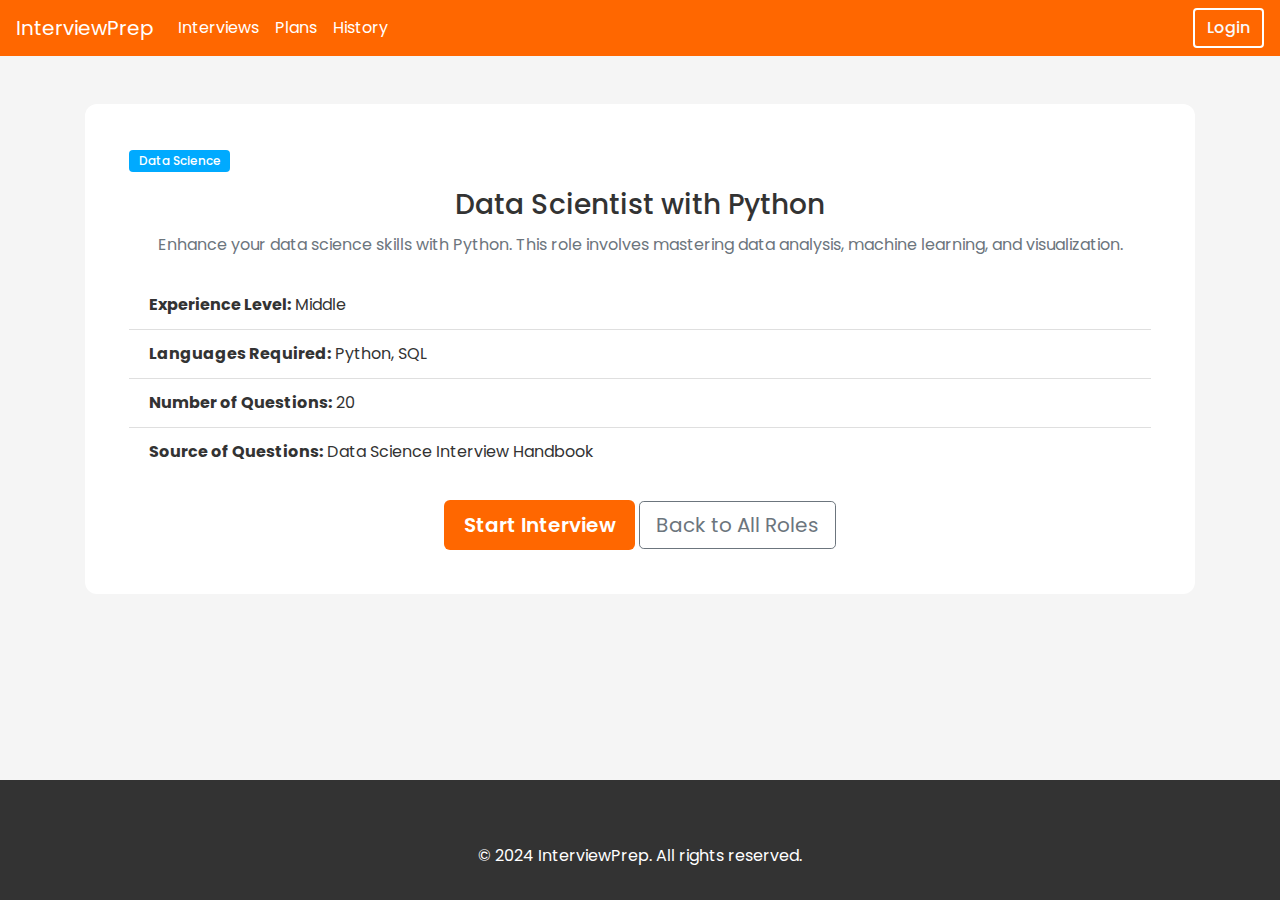
<file: project-details.html>
<!DOCTYPE html>
<html lang="en">
<head>
    <meta charset="UTF-8">
    <meta name="viewport" content="width=device-width, initial-scale=1.0">
    <title>Data Scientist with Python - Details</title>
    <link rel="stylesheet" href="https://stackpath.bootstrapcdn.com/bootstrap/4.5.2/css/bootstrap.min.css">
    <link href="https://fonts.googleapis.com/css2?family=Poppins:wght@400;500;600&display=swap" rel="stylesheet">
    <link rel="stylesheet" href="main.css"> <!-- Link to external CSS file -->
</head>
<body>

<!-- Navbar -->
<nav class="navbar navbar-expand-lg navbar-dark">
    <a class="navbar-brand" href="#">InterviewPrep</a>
    <button class="navbar-toggler" type="button" data-toggle="collapse" data-target="#navbarNav">
        <span class="navbar-toggler-icon"></span>
    </button>
    <div class="collapse navbar-collapse" id="navbarNav">
        <ul class="navbar-nav mr-auto">
            <li class="nav-item"><a class="nav-link" href="index.html">Interviews</a></li>
            <li class="nav-item"><a class="nav-link" href="plans.html">Plans</a></li>
            <li class="nav-item"><a class="nav-link" href="history.html">History</a></li>
        </ul>
        <ul class="navbar-nav ml-auto">
            <li class="nav-item"><a class="btn btn-outline-light" href="login.html">Login</a></li>
        </ul>
    </div>
</nav>

<!-- Main Content Section -->
<div class="container my-5">
    <div class="card mx-auto p-4 no-hover">
        <div class="card-body">
            <span class="badge badge-info mb-3">Data Science</span>
            <h3 class="card-title text-center">Data Scientist with Python</h3>
            <p class="text-center text-muted mb-4">Enhance your data science skills with Python. This role involves mastering data analysis, machine learning, and visualization.</p>
            
            <div class="details-content">
                <ul class="list-group list-group-flush">
                    <li class="list-group-item"><strong>Experience Level:</strong> Middle</li>
                    <li class="list-group-item"><strong>Languages Required:</strong> Python, SQL</li>
                    <li class="list-group-item"><strong>Number of Questions:</strong> 20</li>
                    <li class="list-group-item"><strong>Source of Questions:</strong> Data Science Interview Handbook</li>
                </ul>
                <div class="mt-4 text-center">
                    <a href="interview_start.html" class="btn btn-primary btn-lg">Start Interview</a>
                    <a href="index.html" class="btn btn-outline-secondary btn-lg">Back to All Roles</a>
                </div>
            </div>
        </div>
    </div>
</div>

<!-- Footer -->
<footer>
    <p class="text-center mt-5">&copy; 2024 InterviewPrep. All rights reserved.</p>
</footer>

<script src="https://code.jquery.com/jquery-3.5.1.slim.min.js"></script>
<script src="https://cdn.jsdelivr.net/npm/bootstrap@4.5.2/dist/js/bootstrap.bundle.min.js"></script>
<script src="main.js"></script> <!-- Link to external JavaScript file -->
</body>
</html>
</file>
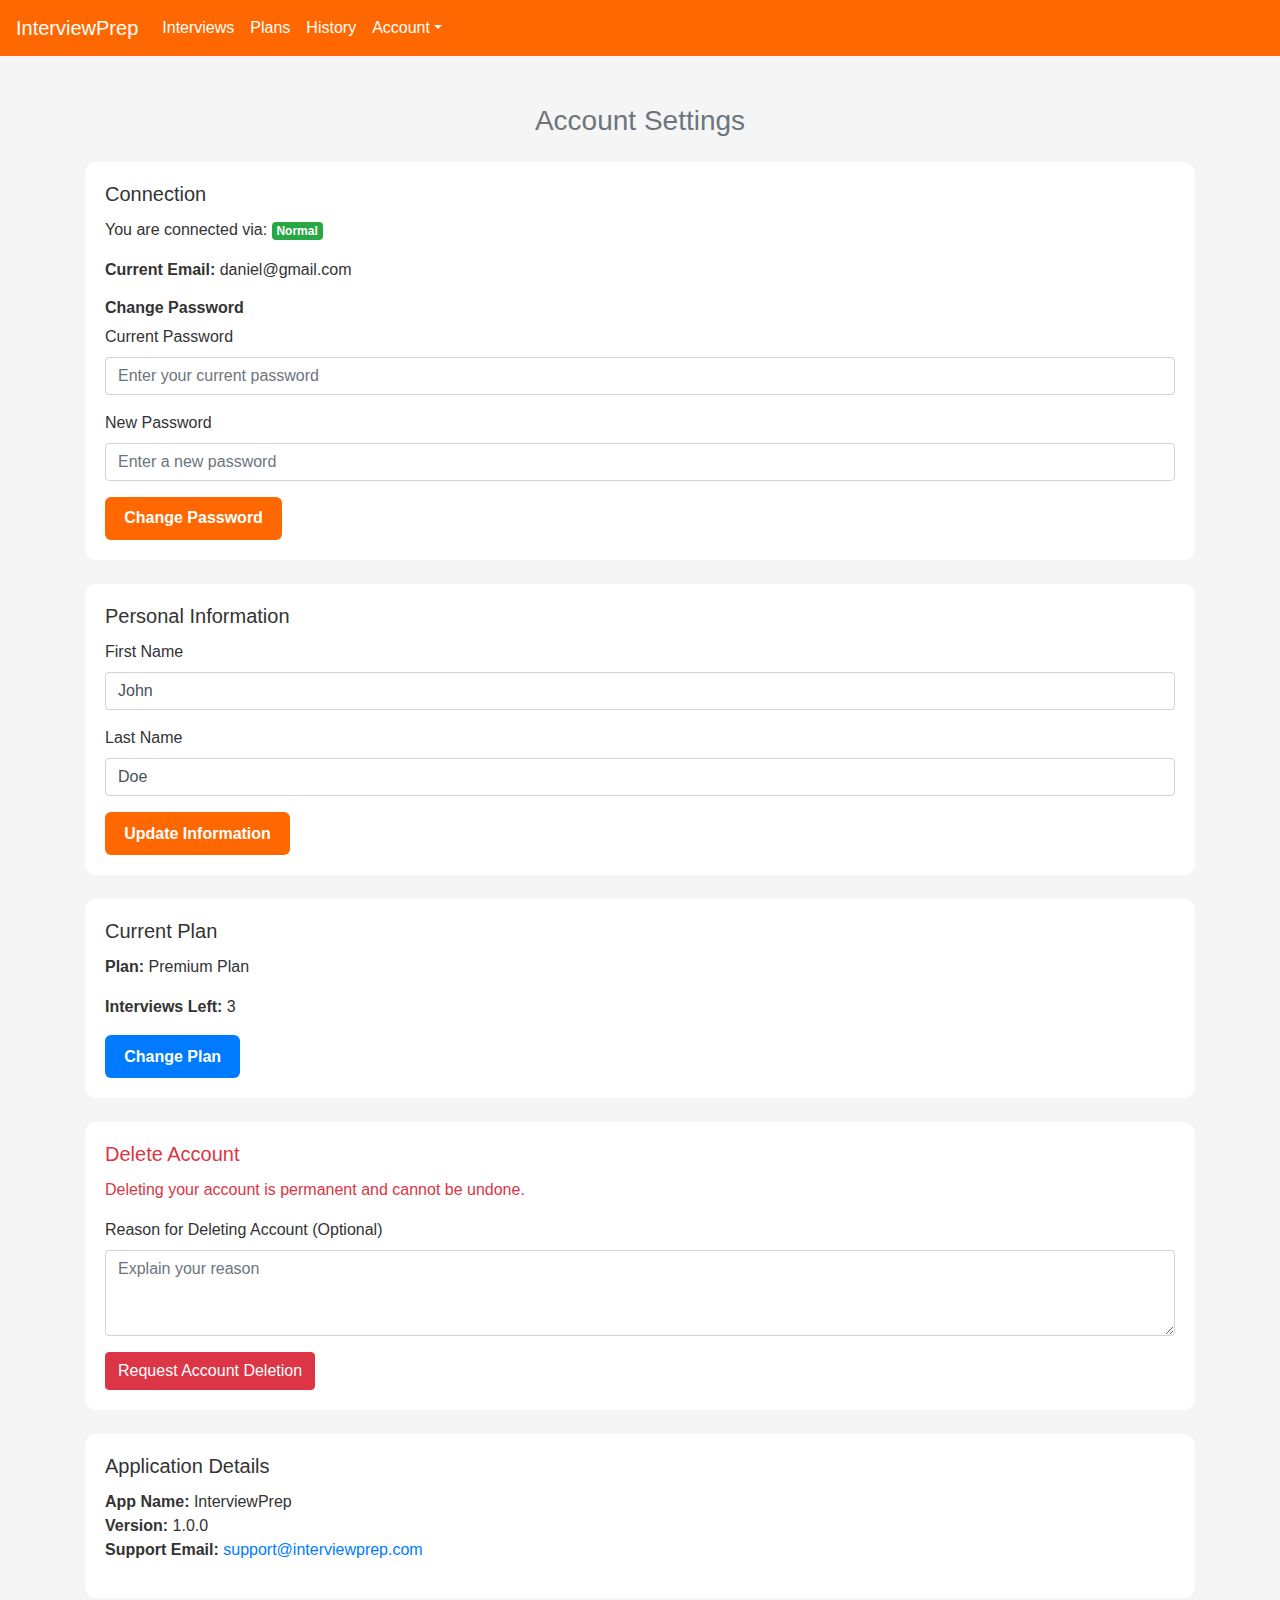
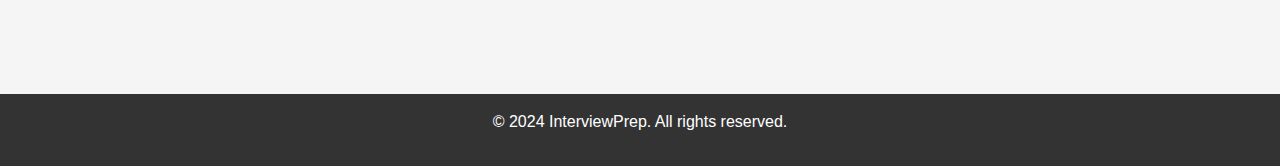
<file: settings.html>
<!DOCTYPE html>
<html lang="en">
<head>
    <meta charset="UTF-8">
    <meta name="viewport" content="width=device-width, initial-scale=1.0">
    <title>Settings - InterviewPrep</title>
    <link rel="stylesheet" href="https://stackpath.bootstrapcdn.com/bootstrap/4.5.2/css/bootstrap.min.css">
    <link rel="stylesheet" href="main.css"> <!-- Link to external CSS file -->
</head>
<body>

<!-- Navbar -->
<nav class="navbar navbar-expand-lg navbar-dark bg-primary">
    <a class="navbar-brand" href="#"><i class="fas fa-user-cog"></i> InterviewPrep</a>
    <button class="navbar-toggler" type="button" data-toggle="collapse" data-target="#navbarNav">
        <span class="navbar-toggler-icon"></span>
    </button>
    <div class="collapse navbar-collapse" id="navbarNav">
        <ul class="navbar-nav mr-auto">
            <li class="nav-item"><a class="nav-link" href="index.html"><i class="fas fa-question-circle"></i> Interviews</a></li>
            <li class="nav-item"><a class="nav-link" href="plans.html"><i class="fas fa-tags"></i> Plans</a></li>
            <li class="nav-item"><a class="nav-link" href="history.html"><i class="fas fa-history"></i> History</a></li>
            <li class="nav-item dropdown">
                <a class="nav-link dropdown-toggle" href="#" id="accountMenu" role="button" data-toggle="dropdown" aria-haspopup="true" aria-expanded="false"><i class="fas fa-user"></i> Account</a>
                <div class="dropdown-menu" aria-labelledby="accountMenu">
                    <a class="dropdown-item active" href="settings.html"><i class="fas fa-cogs"></i> Settings</a>
                    <a class="dropdown-item" href="#"><i class="fas fa-sign-out-alt"></i> Logout</a>
                </div>
            </li>
        </ul>
    </div>
</nav>

<!-- Main Content -->
<div class="container my-5">
    <h3 class="text-center text-secondary mb-4">Account Settings</h3>

    <!-- Connection Section -->
    <div class="card mb-4 no-hover">
        <div class="card-body">
            <h5 class="card-title"><i class="fas fa-link"></i> Connection</h5>
            <p>You are connected via: <span class="badge badge-success" id="connectionType">Normal</span></p>
            <p><strong>Current Email:</strong> daniel@gmail.com</p>
            <div id="changePasswordSection" class="mt-3">
                <!-- JavaScript will dynamically control this section -->
            </div>
        </div>
    </div>

    <!-- Personal Information Section -->
    <div class="card mb-4 no-hover">
        <div class="card-body">
            <h5 class="card-title"><i class="fas fa-user-edit"></i> Personal Information</h5>
            <form action="/update-profile" method="POST">
                <div class="form-group">
                    <label for="firstName">First Name</label>
                    <input type="text" class="form-control" id="firstName" name="first_name" value="John" placeholder="Enter your first name">
                </div>
                <div class="form-group">
                    <label for="lastName">Last Name</label>
                    <input type="text" class="form-control" id="lastName" name="last_name" value="Doe" placeholder="Enter your last name">
                </div>
                <button type="submit" class="btn btn-primary"><i class="fas fa-save"></i> Update Information</button>
            </form>
        </div>
    </div>

    <!-- Current Plan Section -->
    <div class="card mb-4 no-hover">
        <div class="card-body">
            <h5 class="card-title"><i class="fas fa-clipboard-list"></i> Current Plan</h5>
            <p><strong>Plan:</strong> Premium Plan</p>
            <p><strong>Interviews Left:</strong> 3</p>
            <a href="plans.html" class="btn btn-secondary"><i class="fas fa-sync-alt"></i> Change Plan</a>
        </div>
    </div>

    <!-- Delete Account Section -->
    <div class="card mb-4 no-hover">
        <div class="card-body">
            <h5 class="card-title text-danger"><i class="fas fa-trash-alt"></i> Delete Account</h5>
            <p class="text-danger">Deleting your account is permanent and cannot be undone.</p>
            <form action="/delete-account" method="POST">
                <div class="form-group">
                    <label for="deleteReason">Reason for Deleting Account (Optional)</label>
                    <textarea class="form-control" id="deleteReason" name="reason" rows="3" placeholder="Explain your reason"></textarea>
                </div>
                <button type="submit" class="btn btn-danger"><i class="fas fa-paper-plane"></i> Request Account Deletion</button>
            </form>
        </div>
    </div>

    <!-- Application Details Section -->
    <div class="card no-hover">
        <div class="card-body">
            <h5 class="card-title"><i class="fas fa-info-circle"></i> Application Details</h5>
            <p>
                <strong>App Name:</strong> InterviewPrep<br>
                <strong>Version:</strong> 1.0.0<br>
                <strong>Support Email:</strong> <a href="mailto:support@interviewprep.com">support@interviewprep.com</a>
            </p>
        </div>
    </div>
</div>

<footer class="text-center mt-5">
    <p>&copy; 2024 InterviewPrep. All rights reserved.</p>
</footer>

<script src="https://code.jquery.com/jquery-3.5.1.min.js"></script>
<script src="https://stackpath.bootstrapcdn.com/bootstrap/4.5.2/js/bootstrap.bundle.min.js"></script>
<script>
    document.addEventListener("DOMContentLoaded", function () {
        const connectionType = document.getElementById("connectionType").textContent.trim();
        const passwordSection = document.getElementById("changePasswordSection");

        if (connectionType === "Google") {
            passwordSection.innerHTML = "<p class='text-muted'>Password management is not available for Google login.</p>";
        } else {
            passwordSection.innerHTML = `
                <h6><i class="fas fa-key"></i> <b>Change Password</b></h6>
                <form action="/change-password" method="POST">
                    <div class="form-group">
                        <label for="currentPassword">Current Password</label>
                        <input type="password" class="form-control" id="currentPassword" name="current_password" placeholder="Enter your current password" required>
                    </div>
                    <div class="form-group">
                        <label for="newPassword">New Password</label>
                        <input type="password" class="form-control" id="newPassword" name="new_password" placeholder="Enter a new password" required>
                    </div>
                    <button type="submit" class="btn btn-primary"><i class="fas fa-save"></i> Change Password</button>
                </form>
            `;
        }
    });
</script>

</body>
</html>
</file>
<file: main.css>
/* Root color variables */
:root {
    --primary-color: #ff6700; /* Orange color */
    --secondary-color: #007bff; /* Blue color */
    --accent-color: #00aaff; /* Accent color for icons and badges */
}

/* Font and layout settings */
body {
    font-family: 'Poppins', sans-serif;
    display: flex;
    flex-direction: column;
    min-height: 100vh;
    margin: 0;
    background-color: #f5f5f5;
    color: #333;
}

/* Navbar styling */
.navbar {
    background-color: var(--primary-color);
    color: white;
}

.navbar-brand, .navbar-nav .nav-link {
    color: #fff !important;
}

.navbar .btn-outline-light {
    border: 2px solid white;
    font-weight: 500;
}

/* Card styles */
.card {
    border: none;
    border-radius: 12px;
    box-shadow: 0 4px 8px rgba(0, 0, 0, 0.1);
    transition: transform 0.2s, box-shadow 0.2s;
}

.card:hover {
    transform: scale(1.05);
    box-shadow: 0 4px 12px rgba(0, 0, 0, 0.15);
}

/* Button styles */
.btn-primary {
    background-color: var(--primary-color);
    border: none;
    font-weight: 600;
    border-radius: 6px;
    padding: 0.6rem 1.2rem;
    transition: background-color 0.2s;
}

.btn-primary:hover {
    background-color: #ff8533;
}

.btn-primary:focus {
    background-color: #ff8533;
}

.bg-primary {
    background-color: var(--primary-color) !important;
}

.btn-secondary {
    background-color: var(--secondary-color);
    color: white;
    border: none;
    font-weight: 600;
    border-radius: 6px;
    padding: 0.6rem 1.2rem;
}

.btn-secondary:hover {
    background-color: #0069d9;
}

/* Badge styling */
.badge-info {
    background-color: var(--accent-color);
    color: white;
    font-weight: 500;
    padding: 0.3rem 0.6rem;
    border-radius: 4px;
}

/* Pagination styles */
.pagination .page-item .page-link {
    color: var(--primary-color);
    border: 1px solid var(--primary-color);
    border-radius: 5px;
    padding: 0.5rem 1rem;
    margin: 0 0.2rem;
    transition: background-color 0.2s, color 0.2s;
}

.pagination .page-item.active .page-link {
    background-color: var(--primary-color);
    border-color: var(--primary-color);
    color: white;
}

.pagination .page-item .page-link:hover {
    background-color: #ff8533;
    color: white;
}

/* Footer styling */
footer {
    background-color: #333;
    color: white;
    padding: 1rem 0;
    text-align: center;
    margin-top: auto; /* Pushes footer to the bottom */
}

/* Details card styling */
.details-card {
    background-color: #f5f5f5;
    border-radius: 8px;
    padding: 20px;
    box-shadow: 0 4px 10px rgba(0, 0, 0, 0.1);
}

/* Unique hover effect for general cards */
.card {
    border: none;
    border-radius: 12px;
    transition: transform 0.2s, box-shadow 0.2s;
}

.card:hover {
    transform: scale(1.05);
    box-shadow: 0 4px 12px rgba(0, 0, 0, 0.15);
}

/* No hover effect for the card with class 'no-hover' */
.no-hover:hover {
    transform: none;
    box-shadow: none !important;
}

.no-hover {
    transform: none;
    box-shadow: none !important;
}

/* Custom Checkbox Styling */
.custom-checkbox {
    position: relative;
    margin-right: 10px;
}

.custom-checkbox:checked + .form-check-label {
    color: var(--primary-color);
    font-weight: 600;
}

.form-check-input.custom-checkbox {
    background-color: var(--primary-color);
    border: 2px solid var(--primary-color);
}

.form-check-input.custom-checkbox:checked {
    background-color: var(--primary-color);
    border-color: var(--primary-color);
}

/* Styling for the search button */
.input-group .btn-primary {
    font-weight: 600;
    padding: 0.6rem 1.2rem;
    border-radius: 0 6px 6px 0;
}

.input-group .form-control {
    border-radius: 6px 0 0 6px;
}

.weight-bold {
    font-weight: bold;
}
</file>
